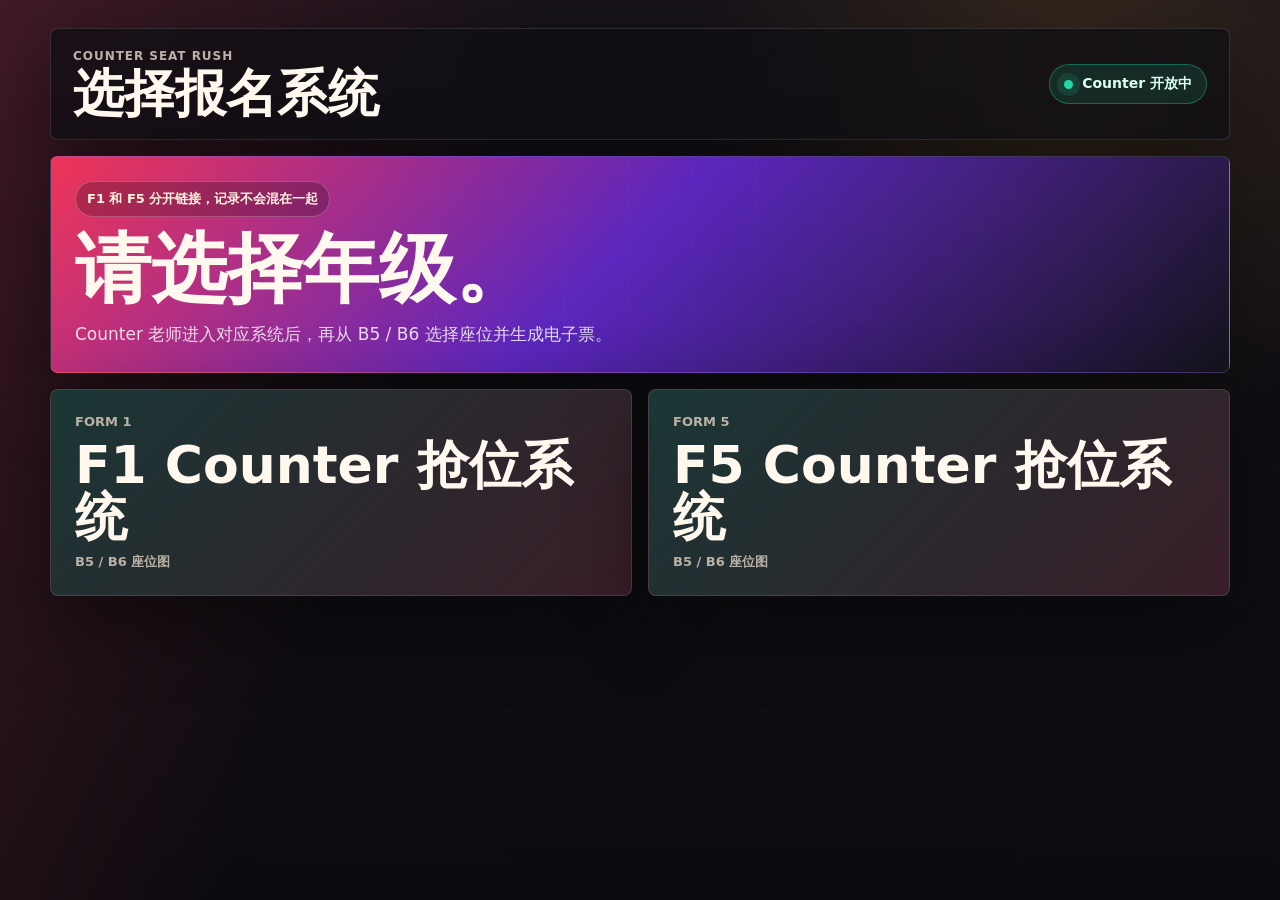
<file: index.html>
<!doctype html>
<html lang="zh-Hans">
  <head>
    <meta charset="utf-8" />
    <meta name="viewport" content="width=device-width, initial-scale=1" />
    <title>F1 / F5 Counter 抢位入口</title>
    <link rel="stylesheet" href="styles.css" />
  </head>
  <body>
    <main class="shell">
      <section class="topbar" aria-label="系统入口">
        <div>
          <p class="eyebrow">Counter Seat Rush</p>
          <h1>选择报名系统</h1>
        </div>
        <div class="live-pill" aria-live="polite">
          <span></span>
          Counter 开放中
        </div>
      </section>

      <section class="hero launcher-hero">
        <div class="hero-copy">
          <div class="drop-label">F1 和 F5 分开链接，记录不会混在一起</div>
          <h2>请选择年级。</h2>
          <p>Counter 老师进入对应系统后，再从 B5 / B6 选择座位并生成电子票。</p>
        </div>
      </section>

      <section class="course-links" aria-label="年级入口">
        <a class="course-link" href="f1.html">
          <span>FORM 1</span>
          <strong>F1 Counter 抢位系统</strong>
          <em>B5 / B6 座位图</em>
        </a>
        <a class="course-link" href="f5.html">
          <span>FORM 5</span>
          <strong>F5 Counter 抢位系统</strong>
          <em>B5 / B6 座位图</em>
        </a>
      </section>
    </main>
  </body>
</html>
</file>
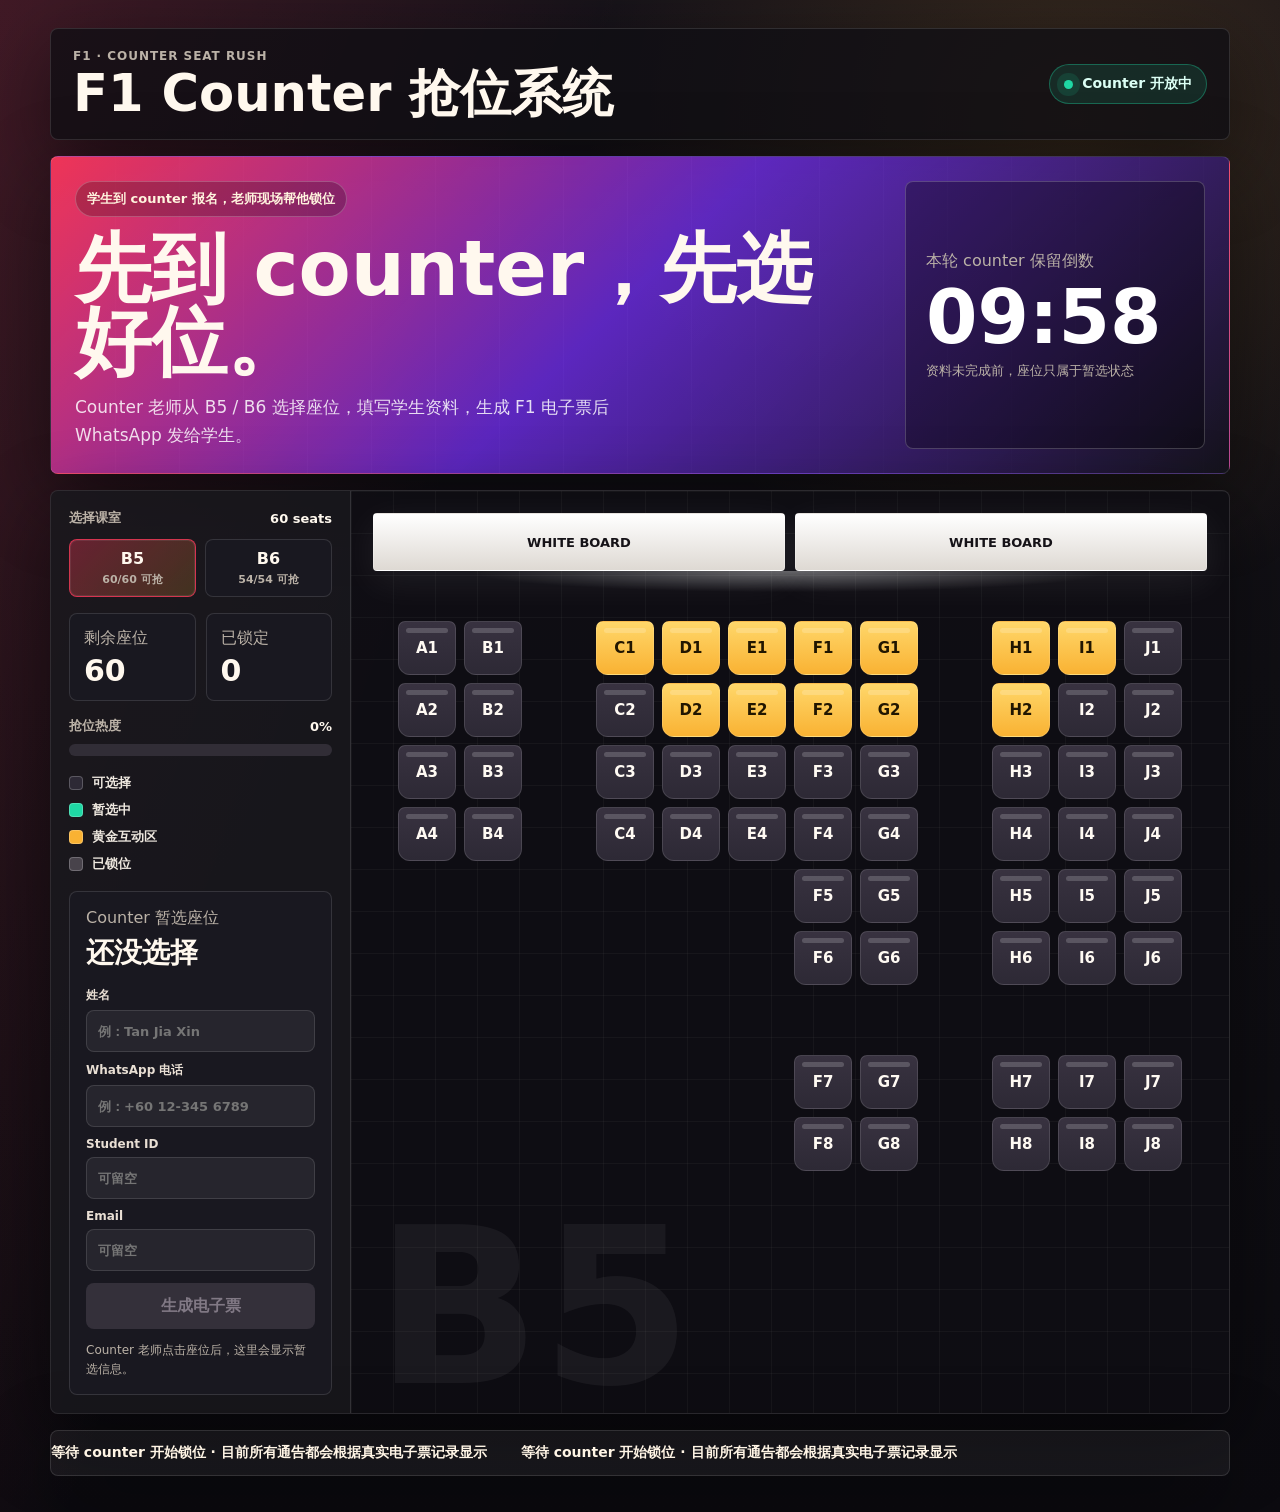
<file: f1.html>
<!doctype html>
<html lang="zh-Hans">
  <head>
    <meta charset="utf-8" />
    <meta name="viewport" content="width=device-width, initial-scale=1" />
    <title>F1 Counter 抢位报名</title>
    <link rel="stylesheet" href="styles.css" />
  </head>
  <body>
    <main class="shell">
      <section class="topbar" aria-label="活动状态">
        <div>
          <p class="eyebrow">F1 · Counter Seat Rush</p>
          <h1>F1 Counter 抢位系统</h1>
        </div>
        <div class="live-pill" aria-live="polite">
          <span></span>
          Counter 开放中
        </div>
      </section>

      <section class="hero">
        <div class="hero-copy">
          <div class="drop-label">学生到 counter 报名，老师现场帮他锁位</div>
          <h2>先到 counter，先选好位。</h2>
          <p>Counter 老师从 B5 / B6 选择座位，填写学生资料，生成 F1 电子票后 WhatsApp 发给学生。</p>
        </div>
        <div class="rush-card" aria-label="倒数计时">
          <span>本轮 counter 保留倒数</span>
          <strong id="countdown">09:59</strong>
          <small>资料未完成前，座位只属于暂选状态</small>
        </div>
      </section>

      <section class="dashboard">
        <aside class="control-panel">
          <div class="section-title">
            <span>选择课室</span>
            <strong id="room-capacity">--</strong>
          </div>
          <div class="room-tabs" id="roomTabs" role="tablist" aria-label="课室选择"></div>

          <div class="stats-grid">
            <div>
              <span>剩余座位</span>
              <strong id="availableCount">--</strong>
            </div>
            <div>
              <span>已锁定</span>
              <strong id="takenCount">--</strong>
            </div>
          </div>

          <div class="meter" aria-label="报名进度">
            <div class="meter-top">
              <span>抢位热度</span>
              <strong id="soldPercent">--%</strong>
            </div>
            <div class="meter-track"><span id="meterFill"></span></div>
          </div>

          <div class="legend" aria-label="座位状态说明">
            <div><span class="dot available"></span>可选择</div>
            <div><span class="dot selected"></span>暂选中</div>
            <div><span class="dot premium"></span>黄金互动区</div>
            <div><span class="dot taken"></span>已锁位</div>
          </div>

          <div class="booking-box">
            <span>Counter 暂选座位</span>
            <strong id="selectedSeat">还没选择</strong>
            <div class="student-form" aria-label="学生资料">
              <label>
                姓名
                <input id="studentName" autocomplete="name" placeholder="例：Tan Jia Xin" />
              </label>
              <label>
                WhatsApp 电话
                <input id="studentPhone" autocomplete="tel" inputmode="tel" placeholder="例：+60 12-345 6789" />
              </label>
              <label>
                Student ID
                <input id="studentId" autocomplete="off" placeholder="可留空" />
              </label>
              <label>
                Email
                <input id="studentEmail" autocomplete="email" inputmode="email" placeholder="可留空" />
              </label>
            </div>
            <button id="lockButton" type="button" disabled>生成电子票</button>
            <p id="bookingHint">Counter 老师先选座位，再填写姓名和 WhatsApp 电话。</p>
          </div>
        </aside>

        <section class="seat-area" aria-label="座位图">
          <div class="stage-row" id="stageRow"></div>
          <div class="screen-glow"></div>
          <div class="room-name" id="roomName">B5</div>
          <div class="seat-map-wrap">
            <div class="seat-map" id="seatMap"></div>
          </div>
        </section>
      </section>

      <section class="ticker" aria-label="报名动态">
        <div id="tickerTrack"></div>
      </section>

      <section class="ticket-panel" id="ticketPanel" aria-label="电子票" hidden>
        <div class="ticket-copy">
          <p class="eyebrow">Counter Issued E-Ticket</p>
          <h2>电子票已生成</h2>
          <p>把电子票 WhatsApp 发给学生，学生只收到座位确认，不进入选座系统。</p>
        </div>
        <div class="ticket-card" id="ticketCard">
          <div class="qr-mark" id="qrMark" aria-hidden="true"></div>
          <div class="ticket-details">
            <span>Booking ID</span>
            <strong id="ticketId">--</strong>
            <dl>
              <div>
                <dt>座位</dt>
                <dd id="ticketSeat">--</dd>
              </div>
              <div>
                <dt>姓名</dt>
                <dd id="ticketName">--</dd>
              </div>
              <div>
                <dt>电话</dt>
                <dd id="ticketPhone">--</dd>
              </div>
            </dl>
            <a id="whatsAppLink" class="whatsapp-button" href="#" target="_blank" rel="noopener">发送给学生 WhatsApp</a>
          </div>
        </div>
      </section>
    </main>

    <div class="toast" id="toast" role="status" aria-live="polite"></div>
    <script>
      window.courseConfig = {
        label: "F1",
        bookingPrefix: "F1",
        storageKey: "f1LockedSeats-v1",
        roomKeys: ["B5", "B6"]
      };
    </script>
    <script src="app.js?v=split-2"></script>
  </body>
</html>
</file>
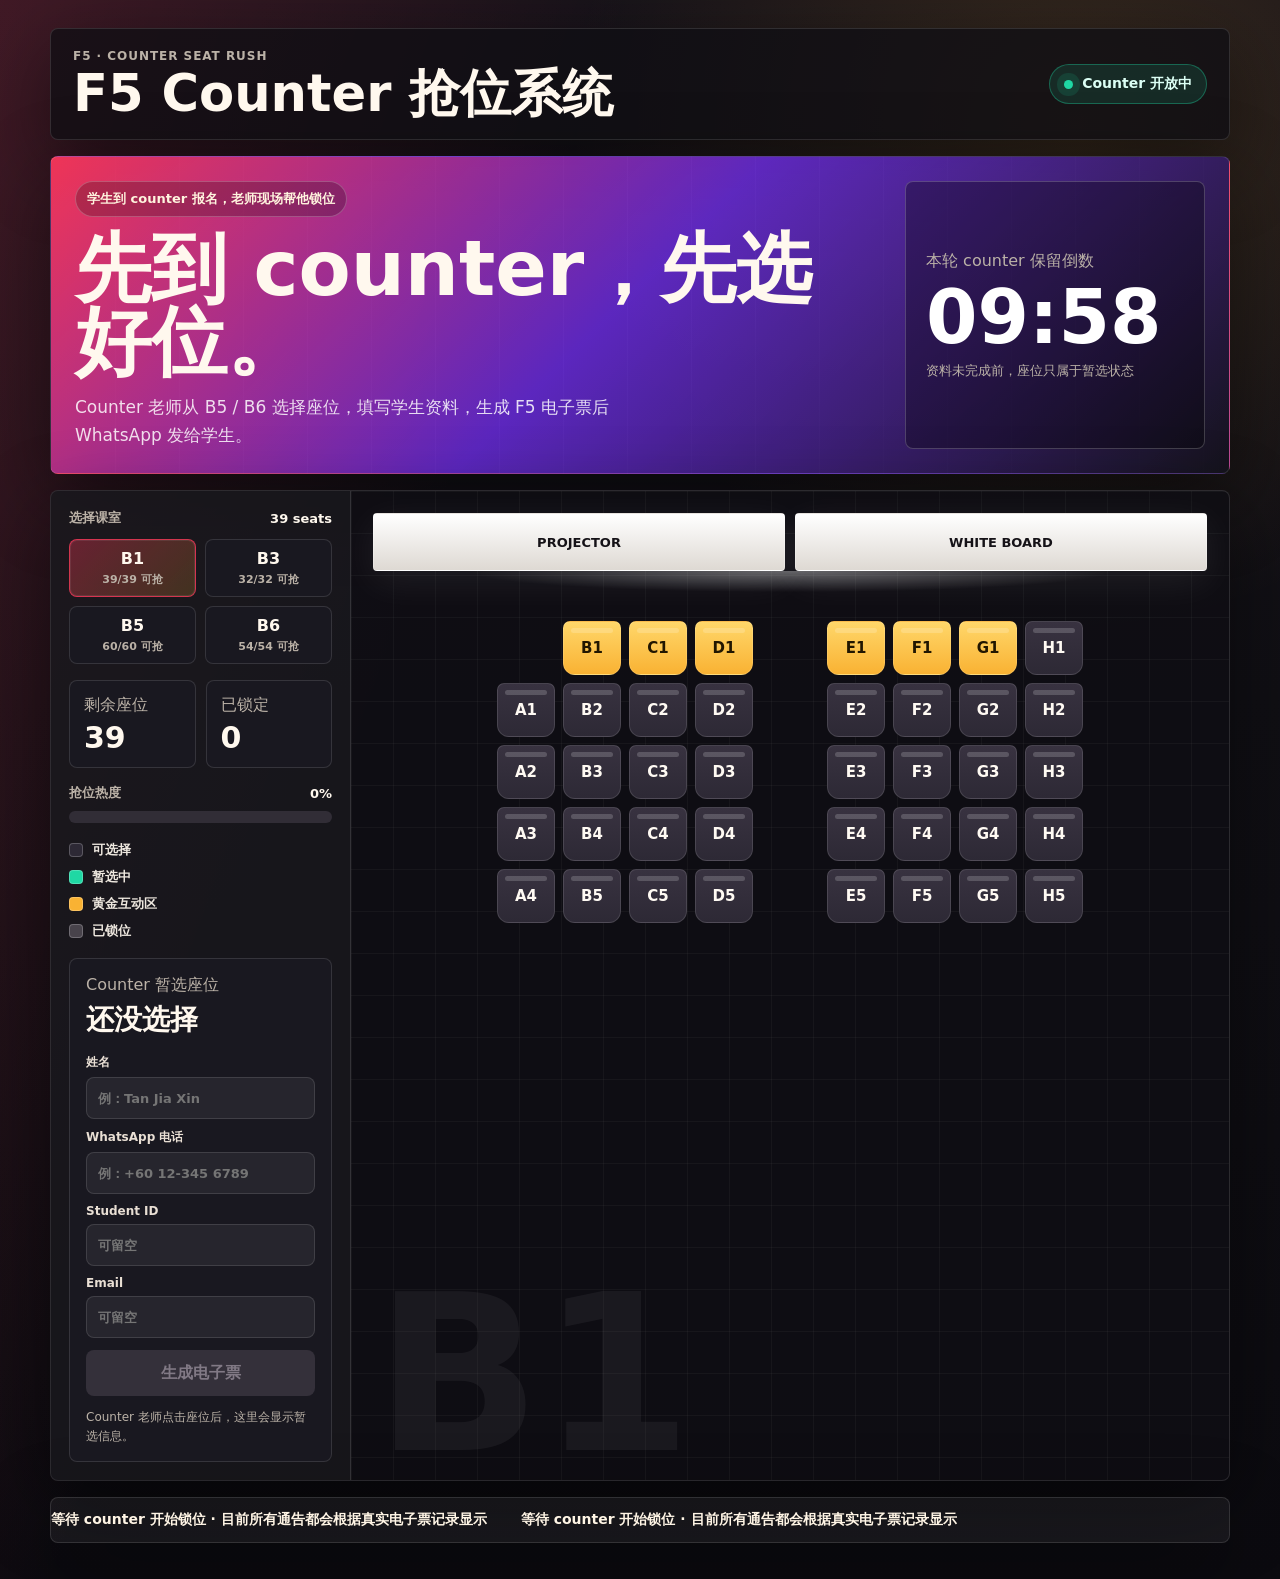
<file: f5.html>
<!doctype html>
<html lang="zh-Hans">
  <head>
    <meta charset="utf-8" />
    <meta name="viewport" content="width=device-width, initial-scale=1" />
    <title>F5 Counter 抢位报名</title>
    <link rel="stylesheet" href="styles.css" />
  </head>
  <body>
    <main class="shell">
      <section class="topbar" aria-label="活动状态">
        <div>
          <p class="eyebrow">F5 · Counter Seat Rush</p>
          <h1>F5 Counter 抢位系统</h1>
        </div>
        <div class="live-pill" aria-live="polite">
          <span></span>
          Counter 开放中
        </div>
      </section>

      <section class="hero">
        <div class="hero-copy">
          <div class="drop-label">学生到 counter 报名，老师现场帮他锁位</div>
          <h2>先到 counter，先选好位。</h2>
          <p>Counter 老师从 B5 / B6 选择座位，填写学生资料，生成 F5 电子票后 WhatsApp 发给学生。</p>
        </div>
        <div class="rush-card" aria-label="倒数计时">
          <span>本轮 counter 保留倒数</span>
          <strong id="countdown">09:59</strong>
          <small>资料未完成前，座位只属于暂选状态</small>
        </div>
      </section>

      <section class="dashboard">
        <aside class="control-panel">
          <div class="section-title">
            <span>选择课室</span>
            <strong id="room-capacity">--</strong>
          </div>
          <div class="room-tabs" id="roomTabs" role="tablist" aria-label="课室选择"></div>

          <div class="stats-grid">
            <div>
              <span>剩余座位</span>
              <strong id="availableCount">--</strong>
            </div>
            <div>
              <span>已锁定</span>
              <strong id="takenCount">--</strong>
            </div>
          </div>

          <div class="meter" aria-label="报名进度">
            <div class="meter-top">
              <span>抢位热度</span>
              <strong id="soldPercent">--%</strong>
            </div>
            <div class="meter-track"><span id="meterFill"></span></div>
          </div>

          <div class="legend" aria-label="座位状态说明">
            <div><span class="dot available"></span>可选择</div>
            <div><span class="dot selected"></span>暂选中</div>
            <div><span class="dot premium"></span>黄金互动区</div>
            <div><span class="dot taken"></span>已锁位</div>
          </div>

          <div class="booking-box">
            <span>Counter 暂选座位</span>
            <strong id="selectedSeat">还没选择</strong>
            <div class="student-form" aria-label="学生资料">
              <label>
                姓名
                <input id="studentName" autocomplete="name" placeholder="例：Tan Jia Xin" />
              </label>
              <label>
                WhatsApp 电话
                <input id="studentPhone" autocomplete="tel" inputmode="tel" placeholder="例：+60 12-345 6789" />
              </label>
              <label>
                Student ID
                <input id="studentId" autocomplete="off" placeholder="可留空" />
              </label>
              <label>
                Email
                <input id="studentEmail" autocomplete="email" inputmode="email" placeholder="可留空" />
              </label>
            </div>
            <button id="lockButton" type="button" disabled>生成电子票</button>
            <p id="bookingHint">Counter 老师先选座位，再填写姓名和 WhatsApp 电话。</p>
          </div>
        </aside>

        <section class="seat-area" aria-label="座位图">
          <div class="stage-row" id="stageRow"></div>
          <div class="screen-glow"></div>
          <div class="room-name" id="roomName">B5</div>
          <div class="seat-map-wrap">
            <div class="seat-map" id="seatMap"></div>
          </div>
        </section>
      </section>

      <section class="ticker" aria-label="报名动态">
        <div id="tickerTrack"></div>
      </section>

      <section class="ticket-panel" id="ticketPanel" aria-label="电子票" hidden>
        <div class="ticket-copy">
          <p class="eyebrow">Counter Issued E-Ticket</p>
          <h2>电子票已生成</h2>
          <p>把电子票 WhatsApp 发给学生，学生只收到座位确认，不进入选座系统。</p>
        </div>
        <div class="ticket-card" id="ticketCard">
          <div class="qr-mark" id="qrMark" aria-hidden="true"></div>
          <div class="ticket-details">
            <span>Booking ID</span>
            <strong id="ticketId">--</strong>
            <dl>
              <div>
                <dt>座位</dt>
                <dd id="ticketSeat">--</dd>
              </div>
              <div>
                <dt>姓名</dt>
                <dd id="ticketName">--</dd>
              </div>
              <div>
                <dt>电话</dt>
                <dd id="ticketPhone">--</dd>
              </div>
            </dl>
            <a id="whatsAppLink" class="whatsapp-button" href="#" target="_blank" rel="noopener">发送给学生 WhatsApp</a>
          </div>
        </div>
      </section>
    </main>

    <div class="toast" id="toast" role="status" aria-live="polite"></div>
    <script>
      window.courseConfig = {
        label: "F5",
        bookingPrefix: "F5",
        storageKey: "f5LockedSeats-v1",
        roomKeys: ["B1", "B3", "B5", "B6"]
      };
    </script>
    <script src="app.js?v=split-2"></script>
  </body>
</html>
</file>
<file: styles.css>
:root {
  color-scheme: dark;
  --bg: #100f14;
  --panel: #191820;
  --panel-2: #22202a;
  --line: rgba(255, 255, 255, 0.12);
  --text: #fff8ee;
  --muted: #bbb2a7;
  --hot: #ff385c;
  --gold: #f9b233;
  --mint: #1fd8a4;
  --blue: #64a8ff;
  --sold: #48434b;
  --seat: #2d2935;
  --shadow: 0 24px 80px rgba(0, 0, 0, 0.45);
}

* {
  box-sizing: border-box;
}

body {
  margin: 0;
  min-height: 100vh;
  background:
    linear-gradient(110deg, rgba(255, 56, 92, 0.18), transparent 34%),
    radial-gradient(circle at 84% 8%, rgba(249, 178, 51, 0.14), transparent 28%),
    linear-gradient(180deg, #17131a 0%, var(--bg) 44%, #0c0b10 100%);
  color: var(--text);
  font-family: Inter, "Noto Sans SC", "PingFang SC", "Microsoft YaHei", system-ui, -apple-system, BlinkMacSystemFont, sans-serif;
}

button {
  font: inherit;
}

.shell {
  width: min(1180px, calc(100% - 32px));
  margin: 0 auto;
  padding: 28px 0 36px;
}

.topbar,
.hero,
.dashboard,
.ticker {
  border: 1px solid var(--line);
  box-shadow: var(--shadow);
}

.topbar {
  display: flex;
  align-items: center;
  justify-content: space-between;
  gap: 20px;
  padding: 20px 22px;
  background: rgba(16, 15, 20, 0.78);
  border-radius: 8px;
}

.eyebrow,
.drop-label,
.rush-card span,
.rush-card small,
.section-title,
.stats-grid span,
.meter-top,
.booking-box span,
.booking-box p {
  color: var(--muted);
}

.eyebrow {
  margin: 0 0 5px;
  font-size: 12px;
  font-weight: 800;
  letter-spacing: 0.08em;
  text-transform: uppercase;
}

h1,
h2 {
  margin: 0;
  letter-spacing: 0;
}

h1 {
  font-size: clamp(26px, 4vw, 52px);
  line-height: 1;
  font-weight: 900;
}

.live-pill {
  display: inline-flex;
  align-items: center;
  gap: 9px;
  flex: 0 0 auto;
  border: 1px solid rgba(31, 216, 164, 0.35);
  color: #dcfff5;
  background: rgba(31, 216, 164, 0.12);
  padding: 10px 14px;
  border-radius: 999px;
  font-size: 14px;
  font-weight: 800;
}

.live-pill span {
  width: 9px;
  height: 9px;
  border-radius: 50%;
  background: var(--mint);
  box-shadow: 0 0 0 7px rgba(31, 216, 164, 0.12);
  animation: pulse 1.4s infinite;
}

.hero {
  display: grid;
  grid-template-columns: 1fr minmax(220px, 300px);
  gap: 22px;
  margin-top: 16px;
  padding: 24px;
  border-radius: 8px;
  background:
    linear-gradient(135deg, rgba(255, 56, 92, 0.92), rgba(120, 48, 255, 0.72) 48%, rgba(20, 19, 28, 0.94)),
    repeating-linear-gradient(90deg, rgba(255, 255, 255, 0.06) 0 1px, transparent 1px 64px);
}

.launcher-hero {
  grid-template-columns: 1fr;
}

.course-links {
  display: grid;
  grid-template-columns: repeat(2, minmax(0, 1fr));
  gap: 16px;
  margin-top: 16px;
}

.course-link {
  display: grid;
  gap: 10px;
  min-height: 190px;
  align-content: center;
  border: 1px solid var(--line);
  border-radius: 8px;
  color: var(--text);
  background:
    linear-gradient(135deg, rgba(31, 216, 164, 0.16), rgba(255, 56, 92, 0.14)),
    var(--panel);
  padding: 24px;
  text-decoration: none;
  box-shadow: var(--shadow);
  transition: transform 160ms ease, border-color 160ms ease;
}

.course-link:hover {
  border-color: rgba(31, 216, 164, 0.45);
  transform: translateY(-2px);
}

.course-link span,
.course-link em {
  color: var(--muted);
  font-size: 13px;
  font-style: normal;
  font-weight: 900;
}

.course-link strong {
  font-size: clamp(28px, 5vw, 52px);
  line-height: 1;
  font-weight: 900;
}

.drop-label {
  width: fit-content;
  padding: 8px 11px;
  border: 1px solid rgba(255, 255, 255, 0.22);
  background: rgba(0, 0, 0, 0.22);
  border-radius: 999px;
  color: #fff4de;
  font-size: 13px;
  font-weight: 900;
}

.hero h2 {
  margin-top: 16px;
  font-size: clamp(34px, 6vw, 76px);
  line-height: 0.96;
  font-weight: 900;
}

.hero p {
  max-width: 620px;
  margin: 14px 0 0;
  color: rgba(255, 255, 255, 0.84);
  font-size: 17px;
  line-height: 1.65;
}

.rush-card {
  display: grid;
  align-content: center;
  gap: 8px;
  min-height: 170px;
  padding: 20px;
  border: 1px solid rgba(255, 255, 255, 0.2);
  border-radius: 8px;
  background: rgba(0, 0, 0, 0.32);
}

.rush-card strong {
  font-size: clamp(42px, 7vw, 74px);
  line-height: 1;
  color: #fff;
  font-variant-numeric: tabular-nums;
}

.dashboard {
  display: grid;
  grid-template-columns: 300px 1fr;
  gap: 0;
  margin-top: 16px;
  min-height: 620px;
  overflow: hidden;
  border-radius: 8px;
  background: rgba(15, 14, 20, 0.82);
}

.control-panel {
  padding: 18px;
  border-right: 1px solid var(--line);
  background: rgba(255, 255, 255, 0.035);
}

.section-title,
.meter-top {
  display: flex;
  align-items: center;
  justify-content: space-between;
  gap: 12px;
  font-size: 13px;
  font-weight: 800;
}

.section-title strong,
.meter-top strong {
  color: var(--text);
}

.room-tabs {
  display: grid;
  grid-template-columns: repeat(2, 1fr);
  gap: 9px;
  margin-top: 12px;
}

.room-tab {
  min-height: 58px;
  border: 1px solid var(--line);
  border-radius: 8px;
  color: var(--text);
  background: var(--panel);
  cursor: pointer;
  font-weight: 900;
}

.room-tab span {
  display: block;
  margin-top: 4px;
  color: var(--muted);
  font-size: 11px;
  font-weight: 800;
}

.room-tab.active {
  border-color: rgba(255, 56, 92, 0.75);
  background: linear-gradient(135deg, rgba(255, 56, 92, 0.34), rgba(249, 178, 51, 0.18));
  box-shadow: inset 0 0 0 1px rgba(255, 255, 255, 0.08);
}

.stats-grid {
  display: grid;
  grid-template-columns: 1fr 1fr;
  gap: 10px;
  margin-top: 16px;
}

.stats-grid div,
.booking-box {
  border: 1px solid var(--line);
  border-radius: 8px;
  background: var(--panel);
}

.stats-grid div {
  padding: 14px;
}

.stats-grid span,
.stats-grid strong {
  display: block;
}

.stats-grid strong {
  margin-top: 7px;
  font-size: 30px;
  line-height: 1;
  font-variant-numeric: tabular-nums;
}

.meter {
  margin-top: 16px;
}

.meter-track {
  height: 12px;
  margin-top: 9px;
  border-radius: 999px;
  overflow: hidden;
  background: #312d36;
}

.meter-track span {
  display: block;
  width: 40%;
  height: 100%;
  border-radius: inherit;
  background: linear-gradient(90deg, var(--mint), var(--gold), var(--hot));
  transition: width 260ms ease;
}

.legend {
  display: grid;
  gap: 9px;
  margin-top: 18px;
  color: #eee8df;
  font-size: 13px;
  font-weight: 800;
}

.legend div {
  display: flex;
  align-items: center;
  gap: 9px;
}

.dot {
  width: 14px;
  height: 14px;
  border-radius: 4px;
  border: 1px solid rgba(255, 255, 255, 0.22);
}

.dot.available {
  background: var(--seat);
}

.dot.selected {
  background: var(--mint);
}

.dot.premium {
  background: var(--gold);
}

.dot.taken {
  background: var(--sold);
}

.booking-box {
  margin-top: 18px;
  padding: 16px;
}

.booking-box strong {
  display: block;
  min-height: 38px;
  margin-top: 8px;
  font-size: 28px;
  line-height: 1.12;
}

#lockButton {
  width: 100%;
  min-height: 46px;
  margin-top: 12px;
  border: 0;
  border-radius: 8px;
  color: #180b0f;
  background: linear-gradient(90deg, var(--gold), #ff6b4a);
  cursor: pointer;
  font-weight: 900;
}

#lockButton:disabled {
  color: #817985;
  background: #34303a;
  cursor: not-allowed;
}

.booking-box p {
  margin: 12px 0 0;
  font-size: 12px;
  line-height: 1.55;
}

.student-form {
  display: grid;
  gap: 10px;
  margin-top: 12px;
}

.student-form label {
  display: grid;
  gap: 6px;
  color: #e9dfd4;
  font-size: 12px;
  font-weight: 900;
}

.student-form input {
  width: 100%;
  min-height: 42px;
  border: 1px solid rgba(255, 255, 255, 0.12);
  border-radius: 8px;
  color: var(--text);
  background: rgba(255, 255, 255, 0.06);
  padding: 0 11px;
  font: inherit;
  font-size: 13px;
  outline: none;
}

.student-form input:focus {
  border-color: rgba(31, 216, 164, 0.58);
  box-shadow: 0 0 0 3px rgba(31, 216, 164, 0.12);
}

.seat-area {
  position: relative;
  min-width: 0;
  padding: 22px;
  overflow: auto;
  background:
    linear-gradient(rgba(255, 255, 255, 0.035) 1px, transparent 1px),
    linear-gradient(90deg, rgba(255, 255, 255, 0.035) 1px, transparent 1px);
  background-size: 42px 42px;
}

.stage-row {
  display: grid;
  grid-template-columns: repeat(var(--stage-count), minmax(170px, 1fr));
  gap: 10px;
  max-width: 860px;
  margin: 0 auto;
}

.stage {
  display: grid;
  place-items: center;
  height: 58px;
  border: 1px solid rgba(255, 255, 255, 0.24);
  border-radius: 4px;
  color: #151217;
  background: linear-gradient(180deg, #fff, #ded9d3);
  font-size: 13px;
  font-weight: 900;
  box-shadow: 0 10px 38px rgba(255, 255, 255, 0.08);
}

.screen-glow {
  width: min(720px, 80%);
  height: 22px;
  margin: 0 auto 28px;
  border-radius: 0 0 100% 100%;
  background: radial-gradient(ellipse at top, rgba(255, 255, 255, 0.34), transparent 68%);
}

.room-name {
  position: absolute;
  left: 24px;
  bottom: 18px;
  color: rgba(255, 255, 255, 0.05);
  font-size: clamp(96px, 17vw, 220px);
  line-height: 0.8;
  font-weight: 900;
  pointer-events: none;
}

.seat-map-wrap {
  position: relative;
  z-index: 1;
  min-width: max-content;
}

.seat-map {
  display: grid;
  grid-template-columns: repeat(var(--cols), 58px);
  grid-auto-rows: 54px;
  justify-content: center;
  gap: 8px;
  width: max-content;
  min-width: 100%;
  margin: 0 auto;
}

.seat {
  position: relative;
  display: grid;
  place-items: center;
  width: 58px;
  height: 54px;
  border: 1px solid rgba(255, 255, 255, 0.12);
  border-radius: 7px 7px 12px 12px;
  color: #fffaf3;
  background: linear-gradient(180deg, #383240, var(--seat));
  cursor: pointer;
  font-size: 15px;
  font-weight: 900;
  transition: transform 160ms ease, border-color 160ms ease, background 160ms ease;
}

.seat::before {
  content: "";
  position: absolute;
  inset: 6px 7px auto;
  height: 5px;
  border-radius: 999px;
  background: rgba(255, 255, 255, 0.18);
}

.seat:hover {
  border-color: rgba(255, 255, 255, 0.34);
  transform: translateY(-2px);
}

.seat.premium {
  color: #211600;
  background: linear-gradient(180deg, #ffd76a, var(--gold));
}

.seat.taken {
  color: rgba(255, 255, 255, 0.45);
  background: linear-gradient(180deg, #59515d, var(--sold));
  cursor: not-allowed;
}

.seat.taken::after {
  content: "LOCKED";
  position: absolute;
  bottom: 5px;
  font-size: 8px;
  letter-spacing: 0.06em;
}

.seat.selected {
  color: #061c16;
  background: linear-gradient(180deg, #62ffd3, var(--mint));
  box-shadow: 0 0 0 4px rgba(31, 216, 164, 0.18), 0 16px 32px rgba(31, 216, 164, 0.16);
}

.aisle {
  pointer-events: none;
}

.ticker {
  margin-top: 16px;
  overflow: hidden;
  border-radius: 8px;
  background: rgba(255, 255, 255, 0.05);
}

.ticket-panel {
  display: grid;
  grid-template-columns: 1fr minmax(320px, 460px);
  gap: 18px;
  align-items: stretch;
  margin-top: 16px;
  padding: 22px;
  border: 1px solid rgba(31, 216, 164, 0.26);
  border-radius: 8px;
  background: linear-gradient(135deg, rgba(31, 216, 164, 0.16), rgba(255, 255, 255, 0.055));
  box-shadow: var(--shadow);
}

.ticket-panel[hidden] {
  display: none;
}

.ticket-copy {
  display: grid;
  align-content: center;
}

.ticket-copy h2 {
  margin-top: 6px;
  font-size: clamp(30px, 5vw, 58px);
  line-height: 1;
  font-weight: 900;
}

.ticket-copy p:last-child {
  max-width: 540px;
  color: rgba(255, 255, 255, 0.78);
  line-height: 1.65;
}

.ticket-card {
  display: grid;
  grid-template-columns: 112px 1fr;
  gap: 16px;
  padding: 18px;
  border: 1px solid rgba(255, 255, 255, 0.18);
  border-radius: 8px;
  background:
    linear-gradient(180deg, rgba(255, 255, 255, 0.11), rgba(255, 255, 255, 0.045)),
    #17151c;
}

.qr-mark {
  display: grid;
  grid-template-columns: repeat(7, 1fr);
  grid-template-rows: repeat(7, 1fr);
  gap: 4px;
  width: 112px;
  height: 112px;
  padding: 10px;
  border-radius: 8px;
  background: #fff;
}

.qr-mark span {
  border-radius: 2px;
  background: #18151e;
}

.ticket-details span,
.ticket-details dt {
  color: var(--muted);
  font-size: 12px;
  font-weight: 900;
}

.ticket-details strong {
  display: block;
  margin-top: 5px;
  font-size: 24px;
  line-height: 1.1;
}

.ticket-details dl {
  display: grid;
  gap: 9px;
  margin: 14px 0;
}

.ticket-details div {
  display: flex;
  justify-content: space-between;
  gap: 12px;
  border-bottom: 1px solid rgba(255, 255, 255, 0.08);
  padding-bottom: 7px;
}

.ticket-details dd {
  margin: 0;
  text-align: right;
  font-weight: 900;
}

.whatsapp-button {
  display: inline-flex;
  align-items: center;
  justify-content: center;
  width: 100%;
  min-height: 46px;
  border-radius: 8px;
  color: #061c16;
  background: linear-gradient(90deg, #3bf1b8, var(--mint));
  text-decoration: none;
  font-weight: 900;
}

#tickerTrack {
  display: flex;
  gap: 34px;
  width: max-content;
  padding: 13px 0;
  color: #fff5e5;
  font-size: 14px;
  font-weight: 900;
  white-space: nowrap;
  animation: scroll 32s linear infinite;
}

.toast {
  position: fixed;
  right: 18px;
  bottom: 18px;
  z-index: 5;
  max-width: min(380px, calc(100% - 36px));
  padding: 14px 16px;
  border: 1px solid rgba(255, 255, 255, 0.16);
  border-radius: 8px;
  color: #fff;
  background: rgba(18, 17, 23, 0.94);
  box-shadow: var(--shadow);
  opacity: 0;
  transform: translateY(14px);
  transition: opacity 180ms ease, transform 180ms ease;
  font-weight: 800;
}

.toast.show {
  opacity: 1;
  transform: translateY(0);
}

@keyframes pulse {
  50% {
    transform: scale(0.76);
    opacity: 0.7;
  }
}

@keyframes scroll {
  to {
    transform: translateX(-50%);
  }
}

@media (max-width: 880px) {
  .shell {
    width: min(100% - 20px, 760px);
    padding-top: 10px;
  }

  .topbar,
  .hero,
  .dashboard,
  .ticket-panel,
  .course-links {
    grid-template-columns: 1fr;
  }

  .topbar {
    align-items: flex-start;
    flex-direction: column;
  }

  .hero {
    padding: 18px;
  }

  .dashboard {
    min-height: 0;
  }

  .control-panel {
    border-right: 0;
    border-bottom: 1px solid var(--line);
  }

  .seat-area {
    padding: 16px 10px 28px;
  }

  .stage-row {
    grid-template-columns: 1fr;
  }

  .stage {
    height: 48px;
  }

  .seat-map {
    grid-template-columns: repeat(var(--cols), 48px);
    grid-auto-rows: 47px;
    gap: 6px;
    transform-origin: top center;
  }

  .seat {
    width: 48px;
    height: 47px;
    font-size: 13px;
  }

  .room-name {
    left: 12px;
    bottom: 12px;
  }

  .ticket-card {
    grid-template-columns: 1fr;
  }

  .qr-mark {
    margin: 0 auto;
  }
}
</file>
